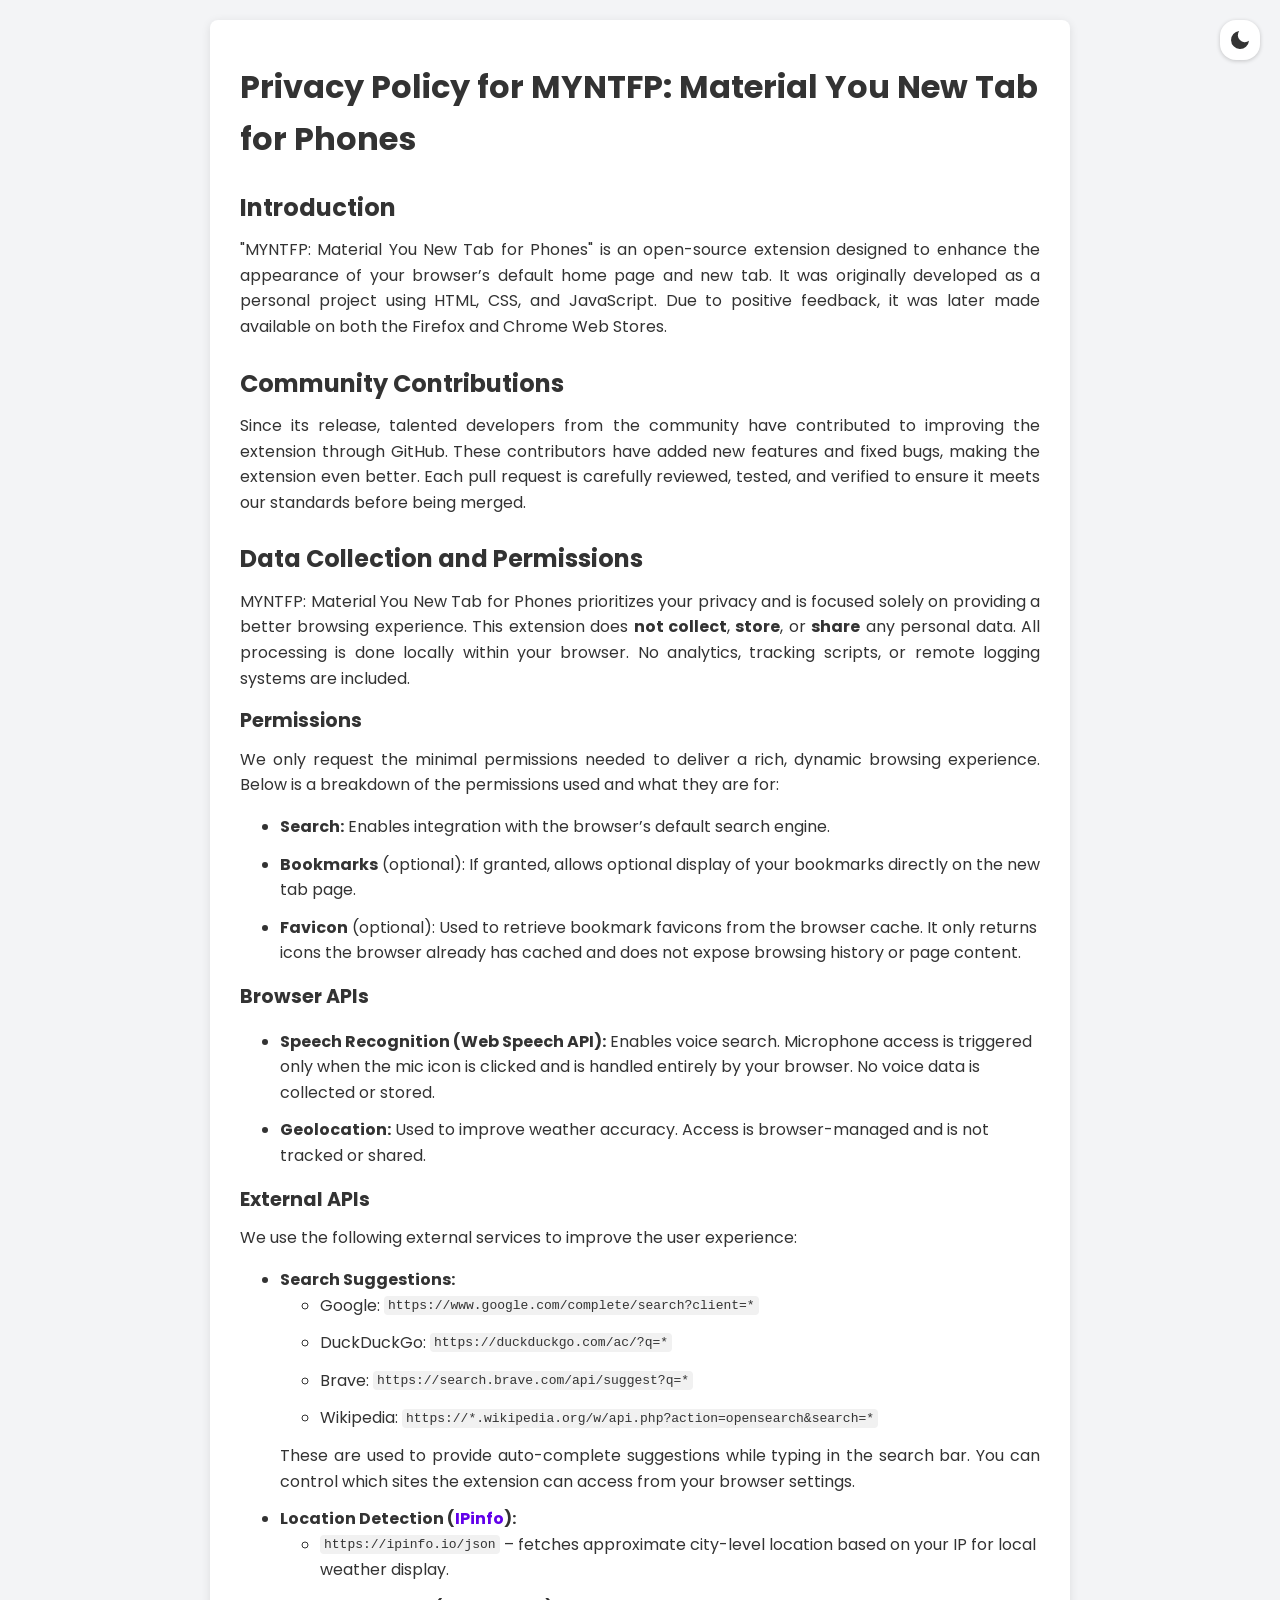
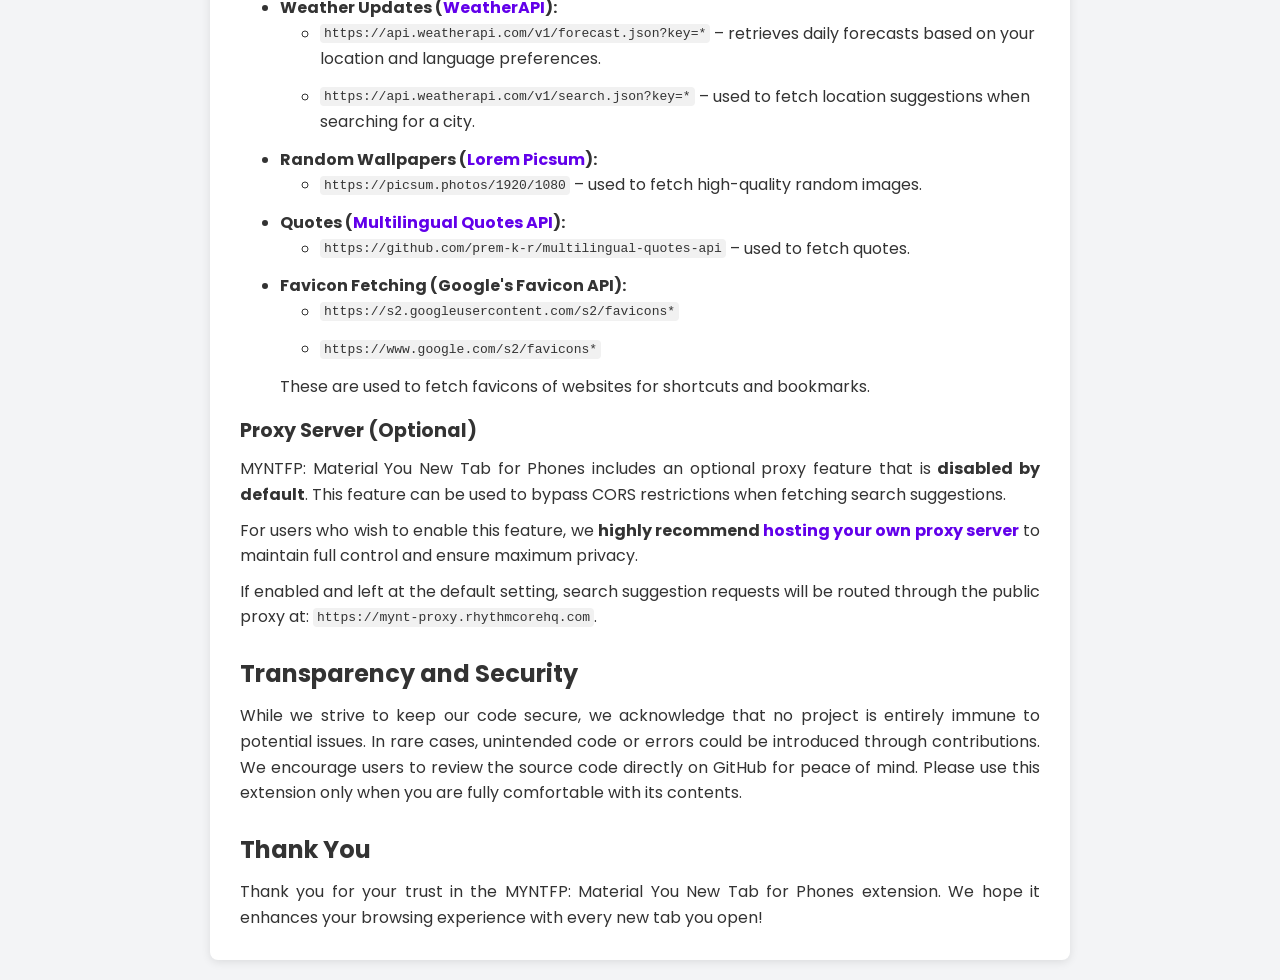
<file: privacy-policy.html>
<!DOCTYPE html>
<html lang="en">

<head>
    <meta charset="UTF-8">
    <meta name="viewport" content="width=device-width, initial-scale=1.0">
    <title>Privacy Policy for MYNTFP</title>
    <link href="favicon/icon128.png" rel="icon">
    <link href="https://fonts.googleapis.com/css2?family=Poppins:wght@400;600&display=swap" rel="stylesheet">
    <style>
        body {
            font-family: 'Poppins', sans-serif;
            background-color: #f3f4f6;
            color: #333;
            margin: 0;
            padding: 20px;
            line-height: 1.6;
            transition: background 0.3s, color 0.3s;
        }

        .container {
            max-width: 800px;
            margin: auto;
            background: white;
            padding: 20px 30px;
            border-radius: 8px;
            box-shadow: 0 2px 10px rgba(0, 0, 0, 0.1);
            transition: background 0.3s, color 0.3s;
        }

        h1 {
            font-size: 2rem;
            margin-bottom: 10px;
        }

        h2 {
            font-size: 1.5rem;
            margin-top: 25px;
            margin-bottom: 10px;
        }

        h3 {
            font-size: 1.2rem;
            margin-top: 15px;
            margin-bottom: 5px;
        }

        p {
            margin: 10px 0;
            text-align: justify;
        }

        li {
            margin-bottom: 12px;
        }

        a {
            color: #6200ea;
            text-decoration: none;
        }

        a:hover {
            text-decoration: underline;
        }

        code {
            word-break: break-word;
            white-space: pre-wrap;
            overflow-wrap: anywhere;
            background-color: #f1f1f1;
            padding: 2px 4px;
            border-radius: 4px;
            max-width: 100%;
            vertical-align: middle;
        }

        /* Dark mode styles */
        body.dark-mode {
            background-color: #181a20;
            color: #e0e0e0;
        }

        .container.dark-mode {
            background: #23262f;
            color: #e0e0e0;
            box-shadow: 0 2px 10px rgba(0, 0, 0, 0.4);
        }

        body.dark-mode a {
            color: #bb86fc;
        }

        body.dark-mode code {
            background-color: #23262f;
            color: #bb86fc;
        }

        .dark-mode-toggle {
            position: absolute;
            top: 20px;
            right: 20px;
            background: #fff;
            color: #333;
            border: none;
            border-radius: 16px;
            padding: 8px;
            display: inline-flex;
            align-items: center;
            justify-content: center;
            font-size: 1rem;
            cursor: pointer;
            box-shadow: 0 1px 4px rgba(0, 0, 0, 0.2);
            transition: background 0.3s, color 0.3s;
            z-index: 10;
        }

        .dark-mode-toggle:hover svg {
            transform: scale(1.02);
        }

        body.dark-mode .dark-mode-toggle {
            background: #23262f;
            color: #e0e0e0;
            border: 1px solid #444;
        }
    </style>
</head>

<body>

    <button class="dark-mode-toggle" id="darkModeToggle">
        <svg width="24" height="24" viewBox="0 0 24 24" xmlns="http://www.w3.org/2000/svg">
            <path id="iconPath" d="" fill="currentColor" />
        </svg>
    </button>

    <div class="container" id="mainContainer">
        <h1>Privacy Policy for MYNTFP: Material You New Tab for Phones</h1>

        <h2>Introduction</h2>
        <p>"MYNTFP: Material You New Tab for Phones" is an open-source extension designed to enhance the appearance of your browser’s
            default home page and new tab. It was originally developed as a personal project using HTML, CSS, and
            JavaScript. Due to positive feedback, it was later made available on both the Firefox and Chrome Web Stores.
        </p>

        <h2>Community Contributions</h2>
        <p>Since its release, talented developers from the community have contributed to improving the extension through
            GitHub. These contributors have added new features and fixed bugs, making the extension even better. Each
            pull request is carefully reviewed, tested, and verified to ensure it meets our standards before being
            merged.
        </p>

        <h2>Data Collection and Permissions</h2>
        <p>MYNTFP: Material You New Tab for Phones prioritizes your privacy and is focused solely on providing a better browsing
            experience. This extension does <strong>not collect</strong>, <strong>store</strong>, or
            <strong>share</strong> any personal data. All processing is done locally within your browser. No analytics,
            tracking scripts, or remote logging systems are included.
        </p>

        <h3>Permissions</h3>
        <p> We only request the minimal permissions needed to deliver a rich, dynamic browsing experience. Below is a
            breakdown of the permissions used and what they are for:</p>

        <ul>
            <li><strong>Search:</strong> Enables integration with the browser’s default search engine.</li>
            <li><strong>Bookmarks</strong> (optional): If granted, allows optional display of your bookmarks directly on
                the new tab page.</li>
            <li><strong>Favicon</strong> (optional): Used to retrieve bookmark favicons from the browser cache. It only
                returns icons the browser already has cached and does not expose browsing history or page content.</li>
        </ul>

        <h3>Browser APIs</h3>
        <ul>
            <li><strong>Speech Recognition (Web Speech API):</strong> Enables voice search. Microphone access is
                triggered only when the mic icon is clicked and is handled entirely by your browser. No voice data is
                collected or stored.</li>
            <li><strong>Geolocation:</strong> Used to improve weather accuracy. Access is browser-managed and is not
                tracked or shared.</li>
        </ul>

        <h3>External APIs</h3>
        <p>We use the following external services to improve the user experience:</p>
        <ul>
            <li><strong>Search Suggestions:</strong>
                <ul>
                    <li>Google: <code>https://www.google.com/complete/search?client=*</code></li>
                    <li>DuckDuckGo: <code>https://duckduckgo.com/ac/?q=*</code></li>
                    <li>Brave: <code>https://search.brave.com/api/suggest?q=*</code></li>
                    <li>Wikipedia: <code>https://*.wikipedia.org/w/api.php?action=opensearch&search=*</code></li>
                </ul>
                <p>These are used to provide auto-complete suggestions while typing in the search bar. You can control
                    which sites the extension can access from your browser settings.</p>
            </li>

            <li><strong>Location Detection (<a href="https://ipinfo.io/" target="_blank">IPinfo</a>):</strong>
                <ul>
                    <li><code>https://ipinfo.io/json</code> – fetches approximate city-level location based on your IP
                        for local weather display.</li>
                </ul>
            </li>

            <li><strong>Weather Updates (<a href="https://www.weatherapi.com/" target="_blank">WeatherAPI</a>):</strong>
                <ul>
                    <li><code>https://api.weatherapi.com/v1/forecast.json?key=*</code> – retrieves daily forecasts based
                        on your location and language preferences.</li>

                    <li><code>https://api.weatherapi.com/v1/search.json?key=*</code> – used to fetch location
                        suggestions when searching for a city.</li>
                </ul>
            </li>

            <li><strong>Random Wallpapers (<a href="https://picsum.photos/" target="_blank">Lorem Picsum</a>):</strong>
                <ul>
                    <li><code>https://picsum.photos/1920/1080</code> – used to fetch high-quality random images.</li>
                </ul>
            </li>

            <li><strong>Quotes (<a href="https://github.com/prem-k-r/multilingual-quotes-api"
                        target="_blank">Multilingual Quotes API</a>):</strong>
                <ul>
                    <li><code>https://github.com/prem-k-r/multilingual-quotes-api</code> – used to fetch quotes.
                    </li>
                </ul>
            </li>

            <li><strong>Favicon Fetching (Google's Favicon API):</strong>
                <ul>
                    <li><code>https://s2.googleusercontent.com/s2/favicons*</code></li>
                    <li><code>https://www.google.com/s2/favicons*</code></li>
                </ul>
                These are used to fetch favicons of websites for shortcuts and bookmarks.
            </li>
        </ul>

        <h3>Proxy Server (Optional)</h3>
        <p>
            MYNTFP: Material You New Tab for Phones includes an optional proxy feature that is <strong>disabled by default</strong>.
            This feature can be used to bypass CORS restrictions when fetching search suggestions.
        </p>
        <p>
            For users who wish to enable this feature, we <strong>highly recommend <a
                    href="https://github.com/Minuga-RC/MYNTFP-CORS-Bypass-Proxy" target="_blank">hosting your own
                    proxy server</a></strong> to maintain full control and ensure maximum privacy.
        </p>
        <p>
            If enabled and left at the default setting, search suggestion requests will be routed through the public
            proxy at: <code>https://mynt-proxy.rhythmcorehq.com</code>.
        </p>

        <h2>Transparency and Security</h2>
        <p>While we strive to keep our code secure, we acknowledge that no project is entirely immune to potential
            issues. In rare cases, unintended code or errors could be introduced through contributions. We encourage
            users to review the source code directly on GitHub for peace of mind. Please use this extension only when
            you are fully comfortable with its contents.</p>

        <h2>Thank You</h2>
        <p>Thank you for your trust in the MYNTFP: Material You New Tab for Phones extension. We hope it enhances your browsing
            experience with every new tab you open!</p>

    </div>


    <script>
        // Dark mode toggle logic
        const toggleBtn = document.getElementById('darkModeToggle');
        const container = document.getElementById('mainContainer');
        const iconPath = document.getElementById('iconPath');
        let isDark = localStorage.getItem('myntfp-dark-mode');

        // SVG paths
        const moonPath = "M21 12.79A9 9 0 1 1 11.21 3 7 7 0 0 0 21 12.79z";
        const sunPath = "M11 4V1h2v3zm0 19v-3h2v3zm9-10v-2h3v2zM1 13v-2h3v2zm17.7-6.3l-1.4-1.4l1.75-1.8l1.45 1.45zM4.95 20.5L3.5 19.05l1.8-1.75l1.4 1.4zm14.1 0l-1.75-1.8l1.4-1.4l1.8 1.75zM5.3 6.7L3.5 4.95L4.95 3.5L6.7 5.3zM12 18q-2.5 0-4.25-1.75T6 12t1.75-4.25T12 6t4.25 1.75T18 12t-1.75 4.25T12 18";

        function setDarkMode(isDark) {
            document.body.classList.toggle('dark-mode', isDark);
            container.classList.toggle('dark-mode', isDark);
            iconPath.setAttribute('d', isDark ? sunPath : moonPath);
            localStorage.setItem('myntfp-dark-mode', isDark);
        }

        // Determine initial state
        if (isDark === null) {
            isDark = window.matchMedia('(prefers-color-scheme: dark)').matches;
        } else {
            isDark = isDark === 'true';
        }

        setDarkMode(isDark);

        toggleBtn.addEventListener('click', () => {
            const newDarkState = !document.body.classList.contains('dark-mode');
            setDarkMode(newDarkState);
        });
    </script>
</body>

</html>
</file>
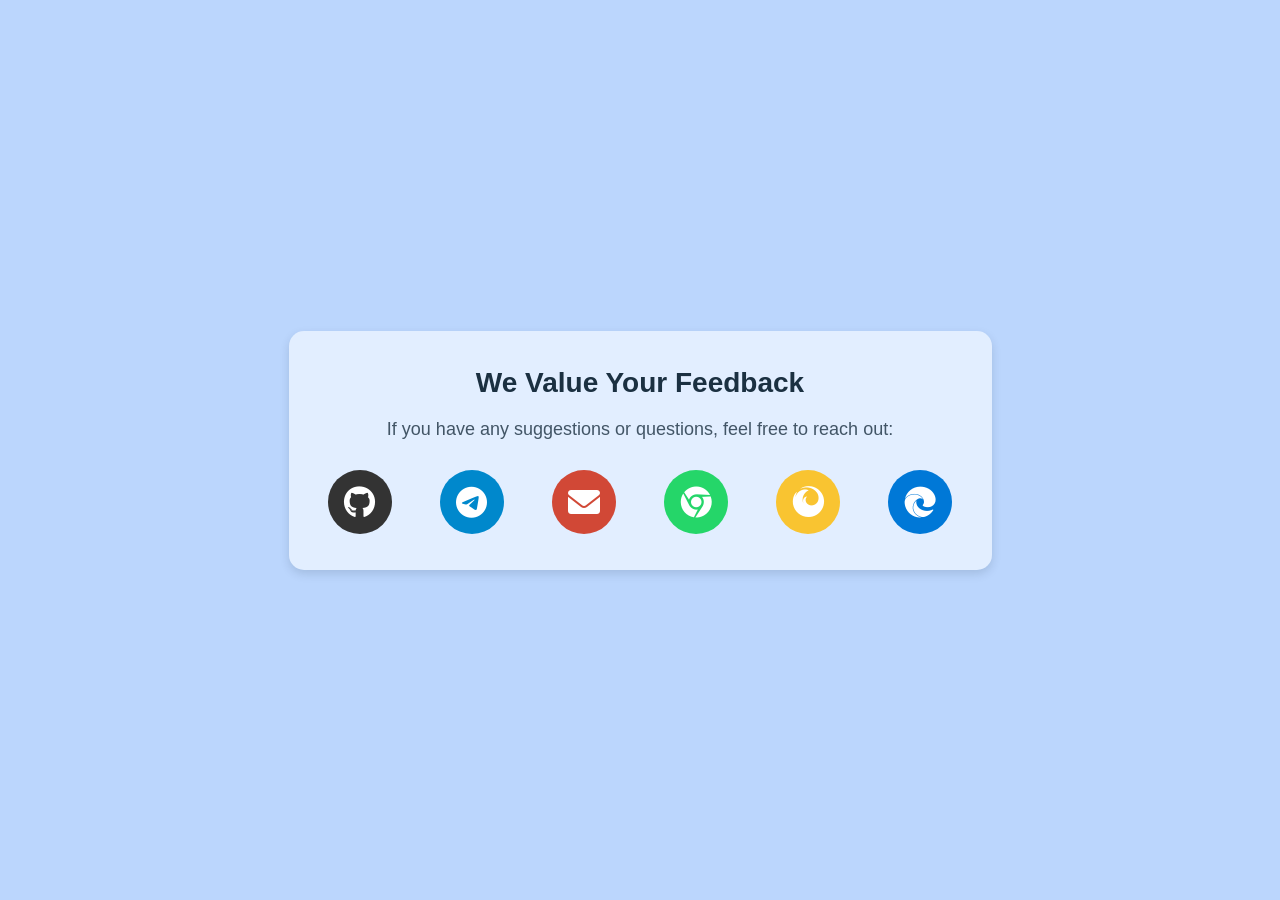
<file: docs/feedback.html>
<!DOCTYPE html>
<html lang="en">

<head>
    <meta charset="UTF-8">
    <meta name="viewport" content="width=device-width, initial-scale=1.0">
    <title>Feedback - MaterialYouNewTabforphones</title>
    <link rel="icon" type="image/png"
        href="https://github.com/user-attachments/assets/48c3a9cb-06fa-4c45-92ec-194cdb7c5661">
    <link href="https://cdnjs.cloudflare.com/ajax/libs/font-awesome/6.0.0-beta3/css/all.min.css" rel="stylesheet">

    <style>
        :root {
            --background: #bbd6fd;
            --card: #e2eeff;
            --primary: #3569b2;
            --secondary: #4382ec;
            --text: #1b3041;
        }

        @media (prefers-color-scheme: dark) {
            :root {
                --background: #101827;
                --card: #1c2a3d;
                --primary: #6da0ff;
                --secondary: #8db6ff;
                --text: #e5edf9;
            }
        }

        body,
        h1,
        .feedback-message {
            margin: 0;
            padding: 0;
        }

        body {
            font-family: Arial, sans-serif;
            background-color: var(--background);
            display: flex;
            justify-content: center;
            align-items: center;
            height: 100vh;
            color: var(--text);
        }

        .container {
            background-color: var(--card);
            padding: 36px 24px;
            border-radius: 15px;
            box-shadow: 0 4px 10px rgba(27, 48, 65, 0.15);
            text-align: center;
            max-width: 703px;
            width: min(703px, calc(100% - 24px));
            margin: 12px;
            box-sizing: border-box;
        }

        h1 {
            font-size: 28px;
            margin-bottom: 20px;
            color: var(--text);
        }

        .feedback-message {
            font-size: 18px;
            color: var(--text);
            opacity: 0.8;
            margin-bottom: 30px;
        }

        .contact-info {
            display: grid;
            grid-template-columns: repeat(auto-fit, minmax(60px, 1fr));
            gap: 18px;
            justify-items: center;
            align-items: center;
            margin-top: 20px;
        }

        .contact-info a {
            color: #fff;
            text-decoration: none;
            width: 64px;
            height: 64px;
            display: flex;
            justify-content: center;
            align-items: center;
            border-radius: 50%;
            font-size: 32px;
            transition: transform 0.3s ease;
        }

        .contact-info a:hover {
            transform: scale(1.1);
        }

        .github {
            background-color: #333;
        }

        .telegram {
            background-color: #0088cc;
        }

        .email {
            background-color: #d14836;
        }

        .chrome {
            background-color: #25d669;
        }

        .firefox {
            background-color: #f9c431;
        }

        .edge {
            background-color: #0078d7;
        }

        @media (max-width: 600px) {
            body {
                height: auto;
                min-height: 100vh;
                padding: 16px 0;
            }

            .container {
                padding: 28px 18px;
                border-radius: 14px;
            }

            h1 {
                font-size: 24px;
                line-height: 1.25;
            }

            .feedback-message {
                font-size: 16px;
                line-height: 1.4;
                margin-bottom: 22px;
            }

            .contact-info {
                grid-template-columns: repeat(3, 1fr);
                gap: 16px;
            }

            .contact-info a {
                width: 58px;
                height: 58px;
                font-size: 28px;
            }
        }

        @media (max-width: 380px) {
            .contact-info {
                grid-template-columns: repeat(2, 1fr);
            }

            .contact-info a {
                width: 56px;
                height: 56px;
                font-size: 26px;
            }
        }

        @media (prefers-color-scheme: dark) {
            .container {
                box-shadow: 0 4px 10px rgba(0, 0, 0, 0.35);
            }

            .github {
                background-color: #0f0f0f;
            }
        }
    </style>
</head>

<body>
    <div class="container">
        <h1>We Value Your Feedback</h1>

        <div class="feedback-message">
            <p>If you have any suggestions or questions, feel free to reach out:</p>
        </div>

        <div class="contact-info">
            <a href="https://github.com/byte-106/MaterialYouNewTabforphones/discussions" target="_blank" class="github">
                <i class="fab fa-github"></i>
            </a>

            <a href="https://t.me/Material_You_NewTab" target="_blank" class="telegram">
                <i class="fab fa-telegram-plane"></i>
            </a>

            <a href="mailto:prem12321kumar@outlook.com" target="_blank" class="email">
                <i class="fas fa-envelope"></i>
            </a>

            <a href="https://chromewebstore.google.com/detail/mynt-material-you-new-tab/jjpokbgpiljgndebfoljdeihhkpcpfgl/reviews"
                target="_blank" class="chrome">
                <i class="fab fa-chrome"></i>
            </a>

            <a href="https://addons.mozilla.org/en-US/firefox/addon/mynt/reviews/" target="_blank" class="firefox">
                <i class="fab fa-firefox"></i>
            </a>

            <a href="https://microsoftedge.microsoft.com/addons/detail/mynt-material-you-new-ta/lcgdmfjofmcblocogcabdpfidfbkblcd"
                target="_blank" class="edge">
                <i class="fab fa-edge"></i>
            </a>
        </div>
    </div>
</body>

</html>
</file>
